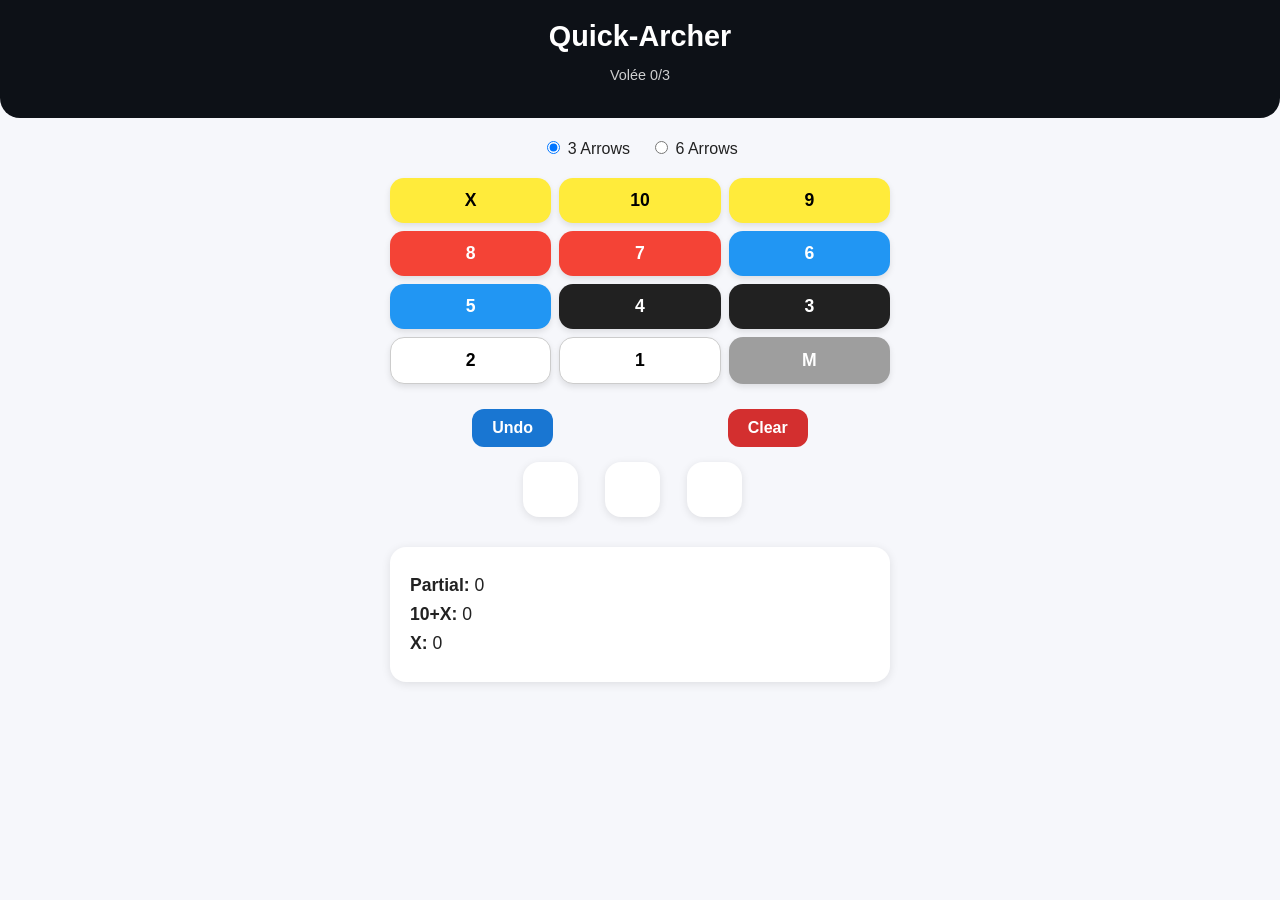
<file: index.html>
<!DOCTYPE html>
<html lang="en">
<head>
  <meta charset="UTF-8" />
  <meta name="viewport" content="width=device-width, initial-scale=1.0"/>
  <title>Quick-Archer</title>
  <link rel="stylesheet" href="style.css" />
</head>
<body>
  <header>
    <h1>Quick-Archer</h1>
    <p id="vol-info">Volée 0/3</p>
  </header>

  <main>
    <section id="vol-selector">
      <label><input type="radio" name="vol-size" value="3" checked /> 3 Arrows</label>
      <label><input type="radio" name="vol-size" value="6" /> 6 Arrows</label>
    </section>

    <section id="score-pad"></section>

    <section id="actions">
      <button id="undo-last" class="btn secondary">Undo</button>
      <button id="clear-session" class="btn danger">Clear</button>
    </section>

    <section id="score-display" class="score-display"></section>

    <section id="summary-block">
      <p><strong>Partial:</strong> <span id="partial-score">0</span></p>
      <p><strong>10+X:</strong> <span id="count-10x">0</span></p>
      <p><strong>X:</strong> <span id="count-x">0</span></p>
    </section>
  </main>

  <script src="app.js"></script>
</body>
</html>
</file>
<file: style.css>
body {
  font-family: 'Inter', sans-serif;
  margin: 0;
  padding: 0;
  background-color: #f6f7fb;
  color: #222;
}

header {
  background-color: #0d1117;
  color: white;
  padding: 20px 0;
  text-align: center;
  border-bottom-left-radius: 20px;
  border-bottom-right-radius: 20px;
}

header h1 {
  margin: 0;
  font-size: 1.8em;
}

#vol-info {
  font-size: 0.9em;
  opacity: 0.8;
}

main {
  padding: 20px;
  max-width: 500px;
  margin: auto;
}

#vol-selector {
  display: flex;
  justify-content: center;
  gap: 20px;
  margin-bottom: 20px;
}

#score-pad {
  display: grid;
  grid-template-columns: repeat(3, 1fr);
  gap: 8px;
  margin-bottom: 25px;
}

.score-button {
  font-size: 1.1em;
  padding: 12px 0;
  border: none;
  border-radius: 14px;
  font-weight: 600;
  cursor: pointer;
  transition: all 0.2s ease;
  box-shadow: 0 3px 6px rgba(0,0,0,0.1);
}

.score-button:active {
  transform: scale(0.95);
}

.yellow { background-color: #ffeb3b; color: #000; }
.red { background-color: #f44336; color: #fff; }
.blue { background-color: #2196f3; color: #fff; }
.black { background-color: #212121; color: #fff; }
.white { background-color: #ffffff; color: #000; border: 1px solid #ccc; }
.gray { background-color: #9e9e9e; color: #fff; }

#actions {
  display: flex;
  gap: 10px;
  justify-content: space-around;
  margin-bottom: 15px;
}

.btn {
  font-size: 1em;
  padding: 10px 20px;
  border: none;
  border-radius: 12px;
  font-weight: bold;
  cursor: pointer;
}

.secondary {
  background-color: #1976d2;
  color: white;
}

.danger {
  background-color: #d32f2f;
  color: white;
}

#score-display {
  display: grid;
  justify-content: center;
  gap: 12px;
  margin-bottom: 30px;
}

#score-display.three {
  grid-template-columns: repeat(3, 70px);
}

#score-display.six {
  grid-template-columns: repeat(3, 70px);
  grid-template-rows: repeat(2, 50px);
}

.score-cell {
  width: 55px;
  height: 55px;
  background-color: #fff;
  border-radius: 16px;
  display: flex;
  justify-content: center;
  align-items: center;
  font-weight: 600;
  font-size: 1.1em;
  box-shadow: 0 2px 8px rgba(0,0,0,0.1);
}

#summary-block {
  background: white;
  padding: 20px;
  border-radius: 16px;
  box-shadow: 0 2px 10px rgba(0,0,0,0.1);
}

#summary-block p {
  margin: 8px 0;
  font-size: 1.1em;
}

@media (max-height: 740px) {
  .score-button {
    padding: 10px;
    font-size: 1em;
  }

  .score-cell {
    width: 50px;
    height: 50px;
  }

  header h1 {
    font-size: 1.5em;
  }
}
</file>
